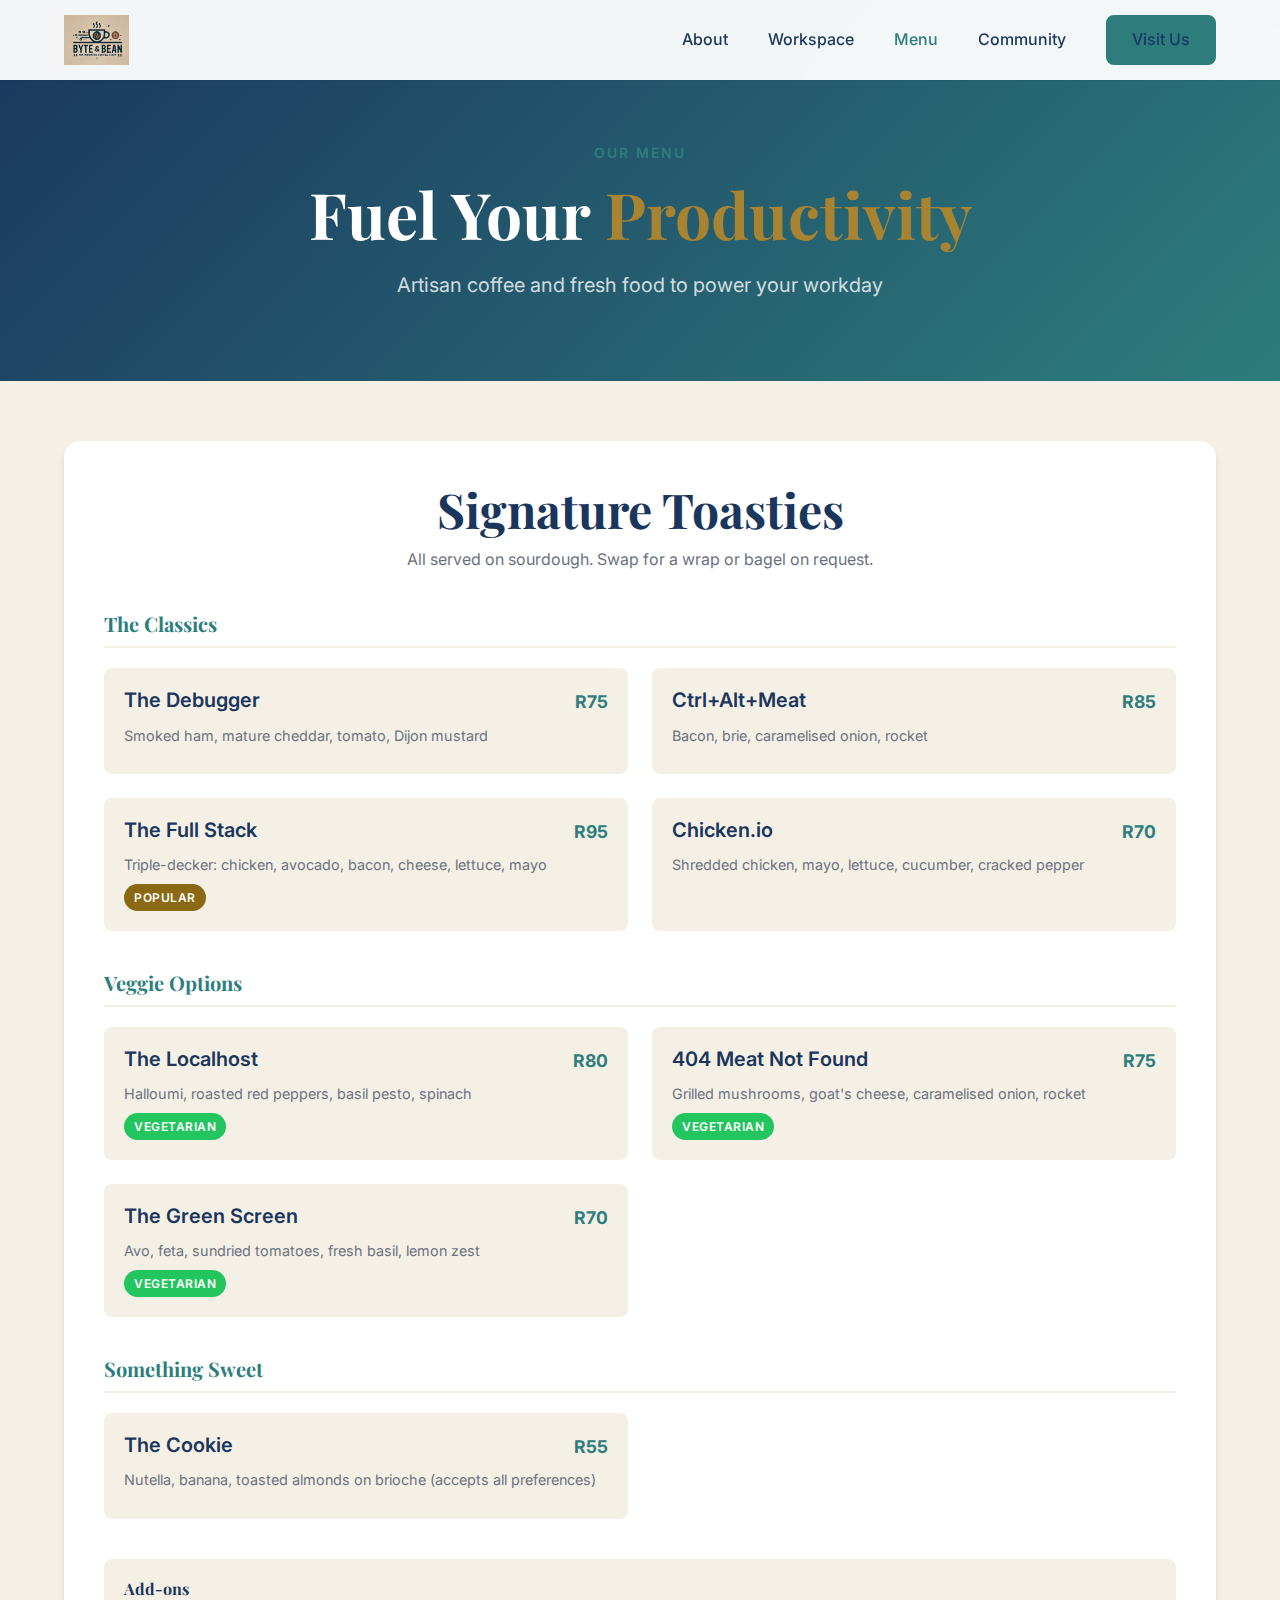
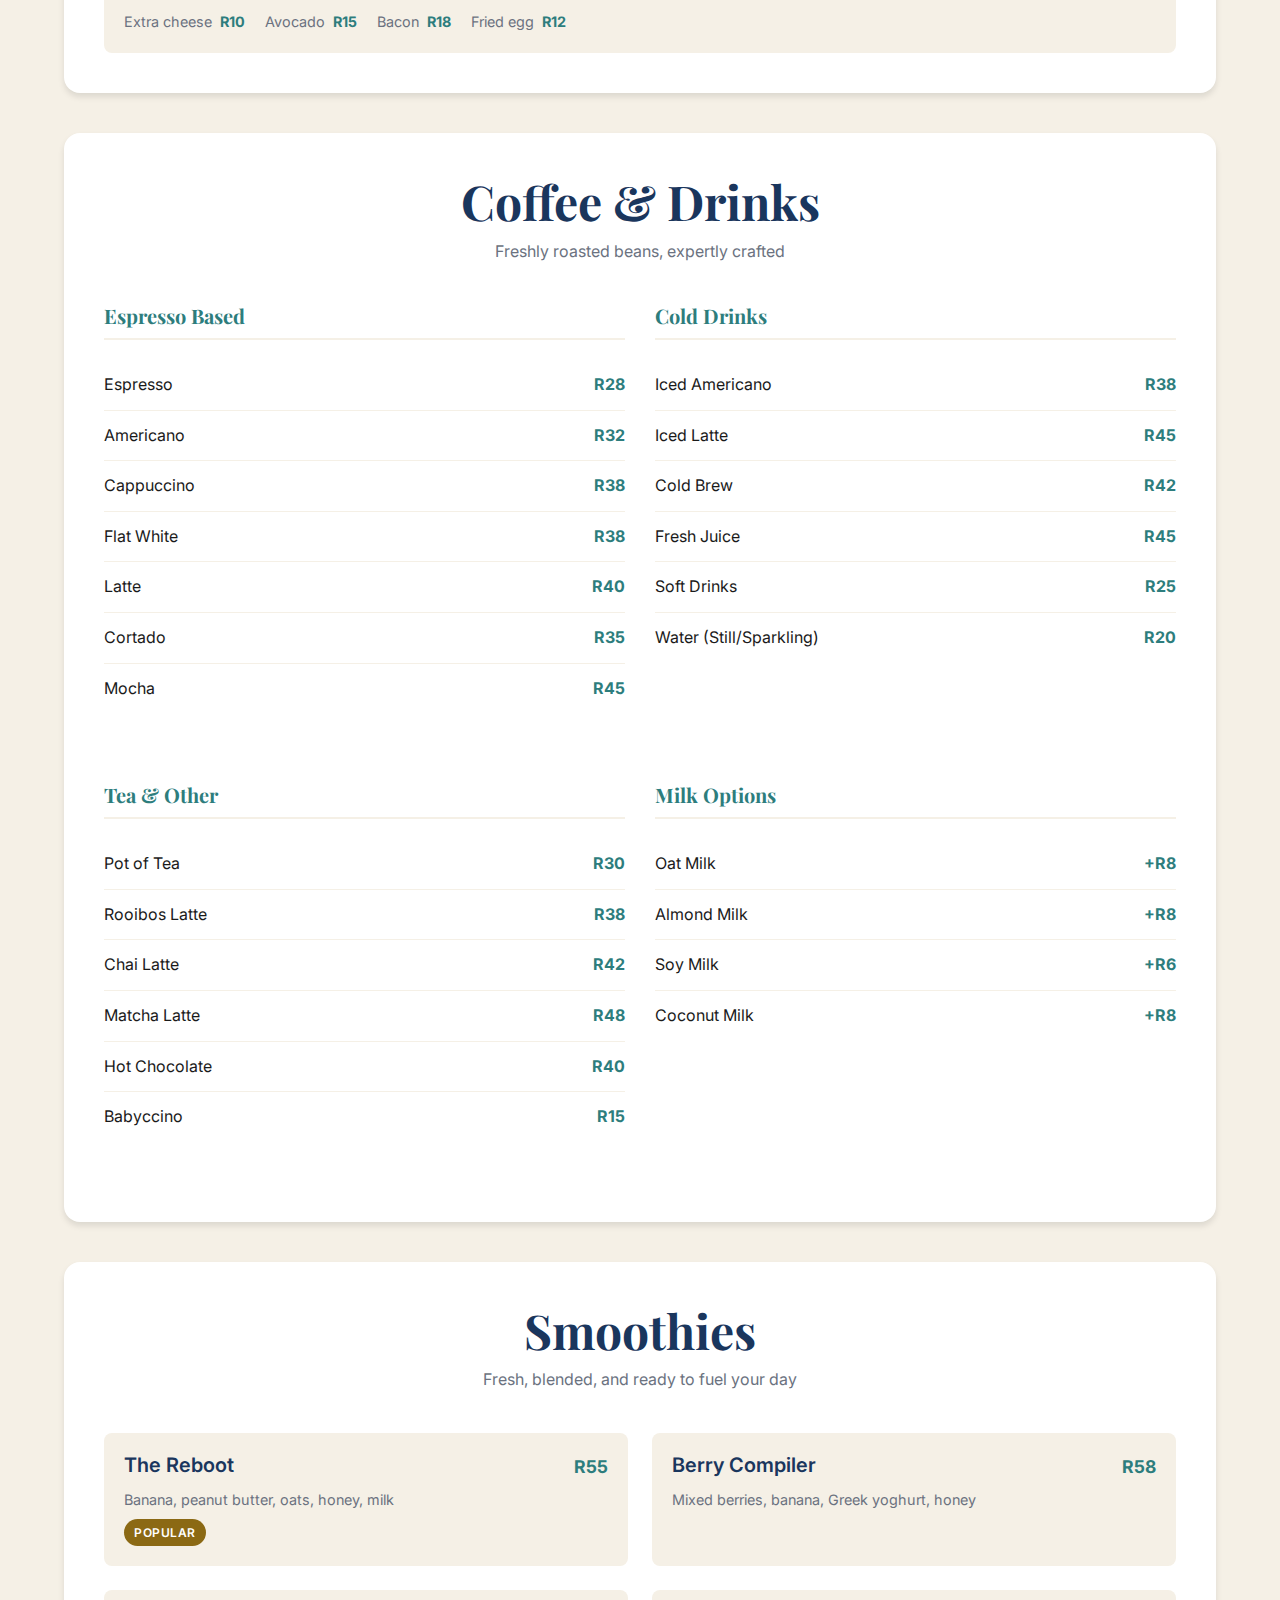
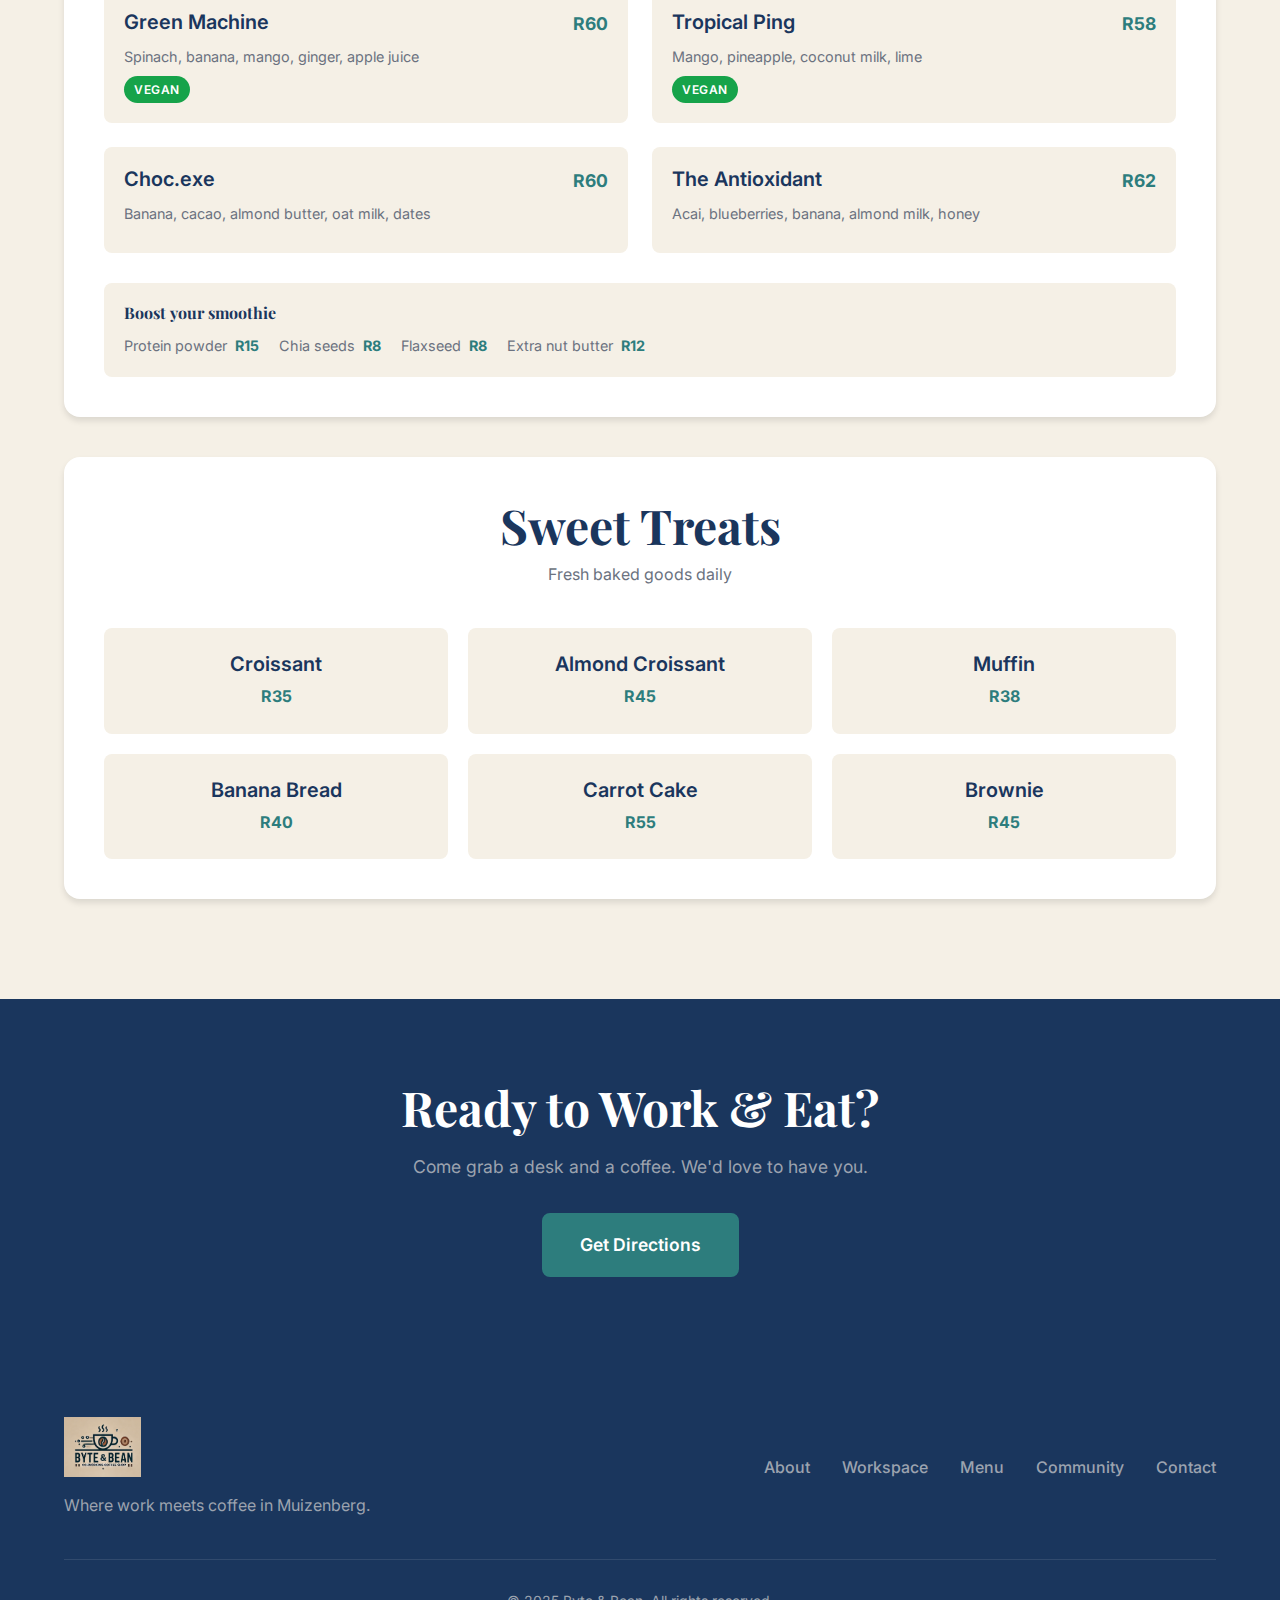
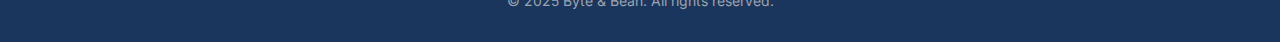
<file: menu.html>
<!DOCTYPE html>
<html lang="en">
<head>
    <meta charset="UTF-8">
    <meta name="viewport" content="width=device-width, initial-scale=1.0">
    <title>Menu | Byte & Bean Co-Working Coffee Shop</title>
    <meta name="description" content="View our menu of artisan coffee, signature toasties, and fresh food at Byte & Bean, Muizenberg's co-working coffee shop.">
    <link rel="stylesheet" href="styles.css">
    <link rel="preconnect" href="https://fonts.googleapis.com">
    <link rel="preconnect" href="https://fonts.gstatic.com" crossorigin>
    <link href="https://fonts.googleapis.com/css2?family=Inter:wght@400;500;600;700&family=Playfair+Display:wght@600;700&display=swap" rel="stylesheet">
</head>
<body>
    <!-- Navigation -->
    <nav class="navbar">
        <div class="container">
            <a href="index.html" class="logo">
                <img src="6EDFBB65-E342-4CDA-8330-FF732EBB96E0.jpg" alt="Byte & Bean Logo">
            </a>
            <button class="nav-toggle" aria-label="Toggle navigation">
                <span></span>
                <span></span>
                <span></span>
            </button>
            <ul class="nav-links">
                <li><a href="index.html#about">About</a></li>
                <li><a href="index.html#workspace">Workspace</a></li>
                <li><a href="menu.html" class="active">Menu</a></li>
                <li><a href="index.html#community">Community</a></li>
                <li><a href="index.html#contact" class="btn btn-primary">Visit Us</a></li>
            </ul>
        </div>
    </nav>

    <!-- Menu Hero -->
    <header class="menu-hero">
        <div class="container">
            <span class="section-label">Our Menu</span>
            <h1>Fuel Your <span class="highlight">Productivity</span></h1>
            <p>Artisan coffee and fresh food to power your workday</p>
        </div>
    </header>

    <!-- Menu Content -->
    <main class="menu-page">
        <div class="container">

            <!-- Signature Toasties -->
            <section class="menu-section">
                <div class="menu-section-header">
                    <h2>Signature Toasties</h2>
                    <p>All served on sourdough. Swap for a wrap or bagel on request.</p>
                </div>

                <div class="menu-category">
                    <h3>The Classics</h3>
                    <div class="menu-items">
                        <div class="menu-item">
                            <div class="menu-item-header">
                                <h4>The Debugger</h4>
                                <span class="menu-price">R75</span>
                            </div>
                            <p>Smoked ham, mature cheddar, tomato, Dijon mustard</p>
                        </div>
                        <div class="menu-item">
                            <div class="menu-item-header">
                                <h4>Ctrl+Alt+Meat</h4>
                                <span class="menu-price">R85</span>
                            </div>
                            <p>Bacon, brie, caramelised onion, rocket</p>
                        </div>
                        <div class="menu-item">
                            <div class="menu-item-header">
                                <h4>The Full Stack</h4>
                                <span class="menu-price">R95</span>
                            </div>
                            <p>Triple-decker: chicken, avocado, bacon, cheese, lettuce, mayo</p>
                            <span class="menu-tag popular">Popular</span>
                        </div>
                        <div class="menu-item">
                            <div class="menu-item-header">
                                <h4>Chicken.io</h4>
                                <span class="menu-price">R70</span>
                            </div>
                            <p>Shredded chicken, mayo, lettuce, cucumber, cracked pepper</p>
                        </div>
                    </div>
                </div>

                <div class="menu-category">
                    <h3>Veggie Options</h3>
                    <div class="menu-items">
                        <div class="menu-item">
                            <div class="menu-item-header">
                                <h4>The Localhost</h4>
                                <span class="menu-price">R80</span>
                            </div>
                            <p>Halloumi, roasted red peppers, basil pesto, spinach</p>
                            <span class="menu-tag vegetarian">Vegetarian</span>
                        </div>
                        <div class="menu-item">
                            <div class="menu-item-header">
                                <h4>404 Meat Not Found</h4>
                                <span class="menu-price">R75</span>
                            </div>
                            <p>Grilled mushrooms, goat's cheese, caramelised onion, rocket</p>
                            <span class="menu-tag vegetarian">Vegetarian</span>
                        </div>
                        <div class="menu-item">
                            <div class="menu-item-header">
                                <h4>The Green Screen</h4>
                                <span class="menu-price">R70</span>
                            </div>
                            <p>Avo, feta, sundried tomatoes, fresh basil, lemon zest</p>
                            <span class="menu-tag vegetarian">Vegetarian</span>
                        </div>
                    </div>
                </div>

                <div class="menu-category">
                    <h3>Something Sweet</h3>
                    <div class="menu-items">
                        <div class="menu-item">
                            <div class="menu-item-header">
                                <h4>The Cookie</h4>
                                <span class="menu-price">R55</span>
                            </div>
                            <p>Nutella, banana, toasted almonds on brioche (accepts all preferences)</p>
                        </div>
                    </div>
                </div>

                <div class="menu-addons">
                    <h4>Add-ons</h4>
                    <div class="addon-list">
                        <span>Extra cheese <strong>R10</strong></span>
                        <span>Avocado <strong>R15</strong></span>
                        <span>Bacon <strong>R18</strong></span>
                        <span>Fried egg <strong>R12</strong></span>
                    </div>
                </div>
            </section>

            <!-- Coffee Menu -->
            <section class="menu-section">
                <div class="menu-section-header">
                    <h2>Coffee & Drinks</h2>
                    <p>Freshly roasted beans, expertly crafted</p>
                </div>

                <div class="menu-grid">
                    <div class="menu-category">
                        <h3>Espresso Based</h3>
                        <div class="menu-items compact">
                            <div class="menu-item-simple">
                                <span>Espresso</span>
                                <span class="menu-price">R28</span>
                            </div>
                            <div class="menu-item-simple">
                                <span>Americano</span>
                                <span class="menu-price">R32</span>
                            </div>
                            <div class="menu-item-simple">
                                <span>Cappuccino</span>
                                <span class="menu-price">R38</span>
                            </div>
                            <div class="menu-item-simple">
                                <span>Flat White</span>
                                <span class="menu-price">R38</span>
                            </div>
                            <div class="menu-item-simple">
                                <span>Latte</span>
                                <span class="menu-price">R40</span>
                            </div>
                            <div class="menu-item-simple">
                                <span>Cortado</span>
                                <span class="menu-price">R35</span>
                            </div>
                            <div class="menu-item-simple">
                                <span>Mocha</span>
                                <span class="menu-price">R45</span>
                            </div>
                        </div>
                    </div>

                    <div class="menu-category">
                        <h3>Cold Drinks</h3>
                        <div class="menu-items compact">
                            <div class="menu-item-simple">
                                <span>Iced Americano</span>
                                <span class="menu-price">R38</span>
                            </div>
                            <div class="menu-item-simple">
                                <span>Iced Latte</span>
                                <span class="menu-price">R45</span>
                            </div>
                            <div class="menu-item-simple">
                                <span>Cold Brew</span>
                                <span class="menu-price">R42</span>
                            </div>
                            <div class="menu-item-simple">
                                <span>Fresh Juice</span>
                                <span class="menu-price">R45</span>
                            </div>
                            <div class="menu-item-simple">
                                <span>Soft Drinks</span>
                                <span class="menu-price">R25</span>
                            </div>
                            <div class="menu-item-simple">
                                <span>Water (Still/Sparkling)</span>
                                <span class="menu-price">R20</span>
                            </div>
                        </div>
                    </div>

                    <div class="menu-category">
                        <h3>Tea & Other</h3>
                        <div class="menu-items compact">
                            <div class="menu-item-simple">
                                <span>Pot of Tea</span>
                                <span class="menu-price">R30</span>
                            </div>
                            <div class="menu-item-simple">
                                <span>Rooibos Latte</span>
                                <span class="menu-price">R38</span>
                            </div>
                            <div class="menu-item-simple">
                                <span>Chai Latte</span>
                                <span class="menu-price">R42</span>
                            </div>
                            <div class="menu-item-simple">
                                <span>Matcha Latte</span>
                                <span class="menu-price">R48</span>
                            </div>
                            <div class="menu-item-simple">
                                <span>Hot Chocolate</span>
                                <span class="menu-price">R40</span>
                            </div>
                            <div class="menu-item-simple">
                                <span>Babyccino</span>
                                <span class="menu-price">R15</span>
                            </div>
                        </div>
                    </div>

                    <div class="menu-category">
                        <h3>Milk Options</h3>
                        <div class="menu-items compact">
                            <div class="menu-item-simple">
                                <span>Oat Milk</span>
                                <span class="menu-price">+R8</span>
                            </div>
                            <div class="menu-item-simple">
                                <span>Almond Milk</span>
                                <span class="menu-price">+R8</span>
                            </div>
                            <div class="menu-item-simple">
                                <span>Soy Milk</span>
                                <span class="menu-price">+R6</span>
                            </div>
                            <div class="menu-item-simple">
                                <span>Coconut Milk</span>
                                <span class="menu-price">+R8</span>
                            </div>
                        </div>
                    </div>
                </div>
            </section>

            <!-- Smoothies -->
            <section class="menu-section">
                <div class="menu-section-header">
                    <h2>Smoothies</h2>
                    <p>Fresh, blended, and ready to fuel your day</p>
                </div>

                <div class="menu-items">
                    <div class="menu-item">
                        <div class="menu-item-header">
                            <h4>The Reboot</h4>
                            <span class="menu-price">R55</span>
                        </div>
                        <p>Banana, peanut butter, oats, honey, milk</p>
                        <span class="menu-tag popular">Popular</span>
                    </div>
                    <div class="menu-item">
                        <div class="menu-item-header">
                            <h4>Berry Compiler</h4>
                            <span class="menu-price">R58</span>
                        </div>
                        <p>Mixed berries, banana, Greek yoghurt, honey</p>
                    </div>
                    <div class="menu-item">
                        <div class="menu-item-header">
                            <h4>Green Machine</h4>
                            <span class="menu-price">R60</span>
                        </div>
                        <p>Spinach, banana, mango, ginger, apple juice</p>
                        <span class="menu-tag vegan">Vegan</span>
                    </div>
                    <div class="menu-item">
                        <div class="menu-item-header">
                            <h4>Tropical Ping</h4>
                            <span class="menu-price">R58</span>
                        </div>
                        <p>Mango, pineapple, coconut milk, lime</p>
                        <span class="menu-tag vegan">Vegan</span>
                    </div>
                    <div class="menu-item">
                        <div class="menu-item-header">
                            <h4>Choc.exe</h4>
                            <span class="menu-price">R60</span>
                        </div>
                        <p>Banana, cacao, almond butter, oat milk, dates</p>
                    </div>
                    <div class="menu-item">
                        <div class="menu-item-header">
                            <h4>The Antioxidant</h4>
                            <span class="menu-price">R62</span>
                        </div>
                        <p>Acai, blueberries, banana, almond milk, honey</p>
                    </div>
                </div>

                <div class="menu-addons">
                    <h4>Boost your smoothie</h4>
                    <div class="addon-list">
                        <span>Protein powder <strong>R15</strong></span>
                        <span>Chia seeds <strong>R8</strong></span>
                        <span>Flaxseed <strong>R8</strong></span>
                        <span>Extra nut butter <strong>R12</strong></span>
                    </div>
                </div>
            </section>

            <!-- Sweet Treats -->
            <section class="menu-section">
                <div class="menu-section-header">
                    <h2>Sweet Treats</h2>
                    <p>Fresh baked goods daily</p>
                </div>

                <div class="menu-items-horizontal">
                    <div class="menu-item-card">
                        <h4>Croissant</h4>
                        <span class="menu-price">R35</span>
                    </div>
                    <div class="menu-item-card">
                        <h4>Almond Croissant</h4>
                        <span class="menu-price">R45</span>
                    </div>
                    <div class="menu-item-card">
                        <h4>Muffin</h4>
                        <span class="menu-price">R38</span>
                    </div>
                    <div class="menu-item-card">
                        <h4>Banana Bread</h4>
                        <span class="menu-price">R40</span>
                    </div>
                    <div class="menu-item-card">
                        <h4>Carrot Cake</h4>
                        <span class="menu-price">R55</span>
                    </div>
                    <div class="menu-item-card">
                        <h4>Brownie</h4>
                        <span class="menu-price">R45</span>
                    </div>
                </div>
            </section>

        </div>
    </main>

    <!-- CTA Section -->
    <section class="menu-cta">
        <div class="container">
            <h2>Ready to Work & Eat?</h2>
            <p>Come grab a desk and a coffee. We'd love to have you.</p>
            <a href="index.html#contact" class="btn btn-primary btn-lg">Get Directions</a>
        </div>
    </section>

    <!-- Footer -->
    <footer class="footer">
        <div class="container">
            <div class="footer-content">
                <div class="footer-brand">
                    <img src="6EDFBB65-E342-4CDA-8330-FF732EBB96E0.jpg" alt="Byte & Bean Logo" class="footer-logo">
                    <p>Where work meets coffee in Muizenberg.</p>
                </div>
                <div class="footer-links">
                    <a href="index.html#about">About</a>
                    <a href="index.html#workspace">Workspace</a>
                    <a href="menu.html">Menu</a>
                    <a href="index.html#community">Community</a>
                    <a href="index.html#contact">Contact</a>
                </div>
            </div>
            <div class="footer-bottom">
                <p>&copy; 2025 Byte & Bean. All rights reserved.</p>
            </div>
        </div>
    </footer>

    <script src="script.js"></script>
</body>
</html>
</file>
<file: styles.css>
/* ========================================
   Byte & Bean - Co-Working Coffee Shop
   Muizenberg, Cape Town
   ======================================== */

/* CSS Variables */
:root {
    --color-navy: #1a365d;
    --color-navy-light: #2d4a7c;
    --color-teal: #2d7d7d;
    --color-teal-light: #3d9e9e;
    --color-coffee: #8b6914;
    --color-coffee-light: #a88332;
    --color-cream: #f5f0e6;
    --color-cream-dark: #e8e0d0;
    --color-red: #d64545;
    --color-white: #ffffff;
    --color-black: #1a1a1a;
    --color-gray: #6b7280;
    --color-gray-light: #9ca3af;

    --font-heading: 'Playfair Display', Georgia, serif;
    --font-body: 'Inter', -apple-system, BlinkMacSystemFont, sans-serif;

    --shadow-sm: 0 1px 2px rgba(0, 0, 0, 0.05);
    --shadow-md: 0 4px 6px rgba(0, 0, 0, 0.1);
    --shadow-lg: 0 10px 15px rgba(0, 0, 0, 0.1);
    --shadow-xl: 0 20px 25px rgba(0, 0, 0, 0.15);

    --radius-sm: 4px;
    --radius-md: 8px;
    --radius-lg: 16px;
    --radius-xl: 24px;

    --transition: all 0.3s ease;
}

/* Reset & Base */
*, *::before, *::after {
    box-sizing: border-box;
    margin: 0;
    padding: 0;
}

html {
    scroll-behavior: smooth;
}

body {
    font-family: var(--font-body);
    font-size: 16px;
    line-height: 1.6;
    color: var(--color-black);
    background-color: var(--color-white);
}

img {
    max-width: 100%;
    height: auto;
    display: block;
}

a {
    text-decoration: none;
    color: inherit;
    transition: var(--transition);
}

ul {
    list-style: none;
}

/* Container */
.container {
    max-width: 1200px;
    margin: 0 auto;
    padding: 0 24px;
}

/* Typography */
h1, h2, h3, h4, h5, h6 {
    font-family: var(--font-heading);
    font-weight: 700;
    line-height: 1.2;
    color: var(--color-navy);
}

h1 { font-size: clamp(2.5rem, 5vw, 4rem); }
h2 { font-size: clamp(2rem, 4vw, 3rem); }
h3 { font-size: clamp(1.5rem, 3vw, 1.75rem); }
h4 { font-size: 1.25rem; }

p {
    color: var(--color-gray);
    margin-bottom: 1rem;
}

/* Buttons */
.btn {
    display: inline-flex;
    align-items: center;
    justify-content: center;
    padding: 12px 28px;
    font-family: var(--font-body);
    font-size: 1rem;
    font-weight: 600;
    border-radius: var(--radius-md);
    border: 2px solid transparent;
    cursor: pointer;
    transition: var(--transition);
}

.btn-primary {
    background-color: var(--color-teal);
    color: var(--color-white);
    border-color: var(--color-teal);
}

.btn-primary:hover {
    background-color: var(--color-teal-light);
    border-color: var(--color-teal-light);
    transform: translateY(-2px);
    box-shadow: var(--shadow-md);
}

.btn-outline {
    background-color: transparent;
    color: var(--color-white);
    border-color: var(--color-white);
}

.btn-outline:hover {
    background-color: var(--color-white);
    color: var(--color-navy);
}

.btn-lg {
    padding: 16px 36px;
    font-size: 1.1rem;
}

/* Section Styles */
.section {
    padding: 100px 0;
}

.section-dark {
    background-color: var(--color-navy);
}

.section-dark h2,
.section-dark h3,
.section-dark h4 {
    color: var(--color-white);
}

.section-dark p {
    color: var(--color-gray-light);
}

.section-header {
    text-align: center;
    max-width: 700px;
    margin: 0 auto 60px;
}

.section-label {
    display: inline-block;
    font-size: 0.875rem;
    font-weight: 600;
    text-transform: uppercase;
    letter-spacing: 2px;
    color: var(--color-teal);
    margin-bottom: 12px;
}

.section-dark .section-label {
    color: var(--color-coffee-light);
}

/* Navigation */
.navbar {
    position: fixed;
    top: 0;
    left: 0;
    right: 0;
    z-index: 1000;
    background-color: rgba(255, 255, 255, 0.95);
    backdrop-filter: blur(10px);
    box-shadow: var(--shadow-sm);
    transition: var(--transition);
}

.navbar .container {
    display: flex;
    align-items: center;
    justify-content: space-between;
    height: 80px;
}

.logo img {
    height: 50px;
    width: auto;
}

.nav-links {
    display: flex;
    align-items: center;
    gap: 40px;
}

.nav-links a {
    font-weight: 500;
    color: var(--color-navy);
}

.nav-links a:hover {
    color: var(--color-teal);
}

.nav-links .btn {
    padding: 10px 24px;
}

.nav-toggle {
    display: none;
    flex-direction: column;
    gap: 5px;
    background: none;
    border: none;
    cursor: pointer;
    padding: 5px;
}

.nav-toggle span {
    display: block;
    width: 25px;
    height: 2px;
    background-color: var(--color-navy);
    transition: var(--transition);
}

/* Hero Section */
.hero {
    position: relative;
    min-height: 100vh;
    display: flex;
    align-items: center;
    justify-content: center;
    overflow: hidden;
}

.hero-background {
    position: absolute;
    inset: 0;
    z-index: -2;
}

.hero-background img {
    width: 100%;
    height: 100%;
    object-fit: cover;
}

.hero-overlay {
    position: absolute;
    inset: 0;
    z-index: -1;
    background: linear-gradient(
        135deg,
        rgba(26, 54, 93, 0.85) 0%,
        rgba(45, 125, 125, 0.75) 100%
    );
}

.hero-content {
    text-align: center;
    color: var(--color-white);
    padding-top: 80px;
}

.hero h1 {
    color: var(--color-white);
    margin-bottom: 24px;
}

.hero .highlight {
    color: var(--color-coffee-light);
}

.hero-subtitle {
    font-size: 1.25rem;
    color: rgba(255, 255, 255, 0.9);
    max-width: 600px;
    margin: 0 auto 40px;
}

.hero-cta {
    display: flex;
    gap: 16px;
    justify-content: center;
    flex-wrap: wrap;
}

/* Features Bar */
.features-bar {
    background-color: var(--color-cream);
    padding: 30px 0;
}

.features-bar .container {
    display: flex;
    justify-content: center;
    gap: 60px;
    flex-wrap: wrap;
}

.feature {
    display: flex;
    align-items: center;
    gap: 12px;
    font-weight: 500;
    color: var(--color-navy);
}

.feature-icon {
    width: 48px;
    height: 48px;
    display: flex;
    align-items: center;
    justify-content: center;
    background-color: var(--color-white);
    border-radius: 50%;
    color: var(--color-teal);
    box-shadow: var(--shadow-sm);
}

/* About Section */
.about-grid {
    display: grid;
    grid-template-columns: 1fr 1fr;
    gap: 60px;
    align-items: center;
}

.about-content h2 {
    margin-bottom: 24px;
}

.about-features {
    margin-top: 32px;
}

.about-features li {
    display: flex;
    align-items: center;
    gap: 12px;
    padding: 12px 0;
    color: var(--color-black);
    font-weight: 500;
}

.about-features svg {
    color: var(--color-teal);
    flex-shrink: 0;
}

.about-images {
    position: relative;
}

.about-img-main {
    border-radius: var(--radius-lg);
    box-shadow: var(--shadow-xl);
}

.about-img-secondary {
    position: absolute;
    bottom: -40px;
    left: -40px;
    width: 60%;
    border-radius: var(--radius-lg);
    box-shadow: var(--shadow-xl);
    border: 5px solid var(--color-white);
}

/* Workspace Section */
.workspace-grid {
    display: grid;
    grid-template-columns: repeat(3, 1fr);
    gap: 30px;
}

.workspace-card {
    background-color: var(--color-white);
    border-radius: var(--radius-lg);
    overflow: hidden;
    box-shadow: var(--shadow-lg);
    transition: var(--transition);
}

.workspace-card:hover {
    transform: translateY(-8px);
    box-shadow: var(--shadow-xl);
}

.workspace-image {
    height: 250px;
    overflow: hidden;
}

.workspace-image img {
    width: 100%;
    height: 100%;
    object-fit: cover;
    transition: var(--transition);
}

.workspace-card:hover .workspace-image img {
    transform: scale(1.05);
}

.workspace-info {
    padding: 28px;
}

.workspace-info h3 {
    color: var(--color-navy);
    margin-bottom: 12px;
}

.workspace-info p {
    margin-bottom: 0;
}

/* Food Section */
.food-grid {
    display: grid;
    grid-template-columns: 1fr 1fr;
    gap: 60px;
    align-items: center;
}

.food-images {
    position: relative;
}

.food-img-main {
    border-radius: var(--radius-lg);
    box-shadow: var(--shadow-xl);
}

.food-img-secondary {
    position: absolute;
    bottom: -30px;
    right: -30px;
    width: 55%;
    border-radius: var(--radius-lg);
    box-shadow: var(--shadow-xl);
    border: 5px solid var(--color-white);
}

.food-content h2 {
    margin-bottom: 24px;
}

.food-menu-preview {
    display: grid;
    grid-template-columns: 1fr 1fr;
    gap: 30px;
    margin-top: 32px;
    padding-top: 32px;
    border-top: 1px solid var(--color-cream-dark);
}

.menu-category h4 {
    color: var(--color-teal);
    margin-bottom: 16px;
}

.menu-category ul li {
    padding: 8px 0;
    color: var(--color-gray);
    border-bottom: 1px solid var(--color-cream);
}

/* Community Section */
.community-content {
    display: grid;
    grid-template-columns: 1fr 1fr;
    gap: 60px;
    align-items: center;
}

.community-image img {
    border-radius: var(--radius-lg);
    box-shadow: var(--shadow-xl);
}

.community-features {
    display: flex;
    flex-direction: column;
    gap: 32px;
}

.community-feature {
    display: flex;
    gap: 20px;
    align-items: flex-start;
}

.community-icon {
    width: 60px;
    height: 60px;
    display: flex;
    align-items: center;
    justify-content: center;
    background-color: rgba(255, 255, 255, 0.1);
    border-radius: var(--radius-md);
    color: var(--color-coffee-light);
    flex-shrink: 0;
}

.community-feature h4 {
    margin-bottom: 8px;
}

/* Gallery Section */
.gallery {
    padding: 0;
}

.gallery-grid {
    display: grid;
    grid-template-columns: repeat(4, 1fr);
}

.gallery-grid img {
    width: 100%;
    height: 300px;
    object-fit: cover;
    transition: var(--transition);
}

.gallery-grid img:hover {
    opacity: 0.9;
}

/* Contact Section */
.contact-grid {
    display: grid;
    grid-template-columns: 1fr 1fr;
    gap: 60px;
}

.contact-info h2 {
    margin-bottom: 16px;
}

.contact-details {
    margin-top: 40px;
}

.contact-item {
    display: flex;
    gap: 16px;
    margin-bottom: 28px;
}

.contact-item svg {
    color: var(--color-teal);
    flex-shrink: 0;
    margin-top: 4px;
}

.contact-item h4 {
    color: var(--color-navy);
    margin-bottom: 4px;
}

.contact-item p {
    margin-bottom: 0;
}

.social-links {
    display: flex;
    gap: 16px;
    margin-top: 40px;
}

.social-links a {
    width: 48px;
    height: 48px;
    display: flex;
    align-items: center;
    justify-content: center;
    background-color: var(--color-cream);
    border-radius: 50%;
    color: var(--color-navy);
    transition: var(--transition);
}

.social-links a:hover {
    background-color: var(--color-teal);
    color: var(--color-white);
}

.contact-map {
    border-radius: var(--radius-lg);
    overflow: hidden;
    min-height: 400px;
    box-shadow: var(--shadow-lg);
}

.contact-map iframe {
    width: 100%;
    height: 100%;
    min-height: 400px;
}

/* Footer */
.footer {
    background-color: var(--color-navy);
    padding: 60px 0 30px;
}

.footer-content {
    display: flex;
    justify-content: space-between;
    align-items: center;
    padding-bottom: 40px;
    border-bottom: 1px solid rgba(255, 255, 255, 0.1);
}

.footer-logo {
    height: 60px;
    width: auto;
    margin-bottom: 16px;
}

.footer-brand p {
    color: var(--color-gray-light);
    margin-bottom: 0;
}

.footer-links {
    display: flex;
    gap: 32px;
}

.footer-links a {
    color: var(--color-gray-light);
    font-weight: 500;
}

.footer-links a:hover {
    color: var(--color-white);
}

.footer-bottom {
    padding-top: 30px;
    text-align: center;
}

.footer-bottom p {
    color: var(--color-gray-light);
    font-size: 0.875rem;
    margin-bottom: 0;
}

/* ========================================
   Menu Page Styles
   ======================================== */

.menu-hero {
    background: linear-gradient(135deg, var(--color-navy) 0%, var(--color-teal) 100%);
    padding: 140px 0 80px;
    text-align: center;
}

.menu-hero h1 {
    color: var(--color-white);
    margin-bottom: 16px;
}

.menu-hero .highlight {
    color: var(--color-coffee-light);
}

.menu-hero p {
    color: rgba(255, 255, 255, 0.8);
    font-size: 1.25rem;
    margin-bottom: 0;
}

.menu-page {
    padding: 60px 0;
    background-color: var(--color-cream);
}

.menu-section {
    background-color: var(--color-white);
    border-radius: var(--radius-lg);
    padding: 40px;
    margin-bottom: 40px;
    box-shadow: var(--shadow-md);
}

.menu-section-header {
    text-align: center;
    margin-bottom: 40px;
}

.menu-section-header h2 {
    margin-bottom: 8px;
}

.menu-section-header p {
    color: var(--color-gray);
    margin-bottom: 0;
}

.menu-category {
    margin-bottom: 40px;
}

.menu-category:last-child {
    margin-bottom: 0;
}

.menu-category h3 {
    color: var(--color-teal);
    font-size: 1.25rem;
    margin-bottom: 20px;
    padding-bottom: 10px;
    border-bottom: 2px solid var(--color-cream);
}

.menu-items {
    display: grid;
    grid-template-columns: repeat(2, 1fr);
    gap: 24px;
}

.menu-item {
    padding: 20px;
    background-color: var(--color-cream);
    border-radius: var(--radius-md);
    transition: var(--transition);
}

.menu-item:hover {
    transform: translateY(-2px);
    box-shadow: var(--shadow-sm);
}

.menu-item-header {
    display: flex;
    justify-content: space-between;
    align-items: flex-start;
    margin-bottom: 8px;
}

.menu-item h4 {
    color: var(--color-navy);
    font-family: var(--font-body);
    font-weight: 600;
    margin: 0;
}

.menu-price {
    font-weight: 700;
    color: var(--color-teal);
    font-size: 1.1rem;
}

.menu-item p {
    color: var(--color-gray);
    font-size: 0.9rem;
    margin-bottom: 8px;
    line-height: 1.5;
}

.menu-tag {
    display: inline-block;
    padding: 4px 10px;
    border-radius: 20px;
    font-size: 0.75rem;
    font-weight: 600;
    text-transform: uppercase;
    letter-spacing: 0.5px;
}

.menu-tag.popular {
    background-color: var(--color-coffee);
    color: var(--color-white);
}

.menu-tag.vegetarian {
    background-color: #22c55e;
    color: var(--color-white);
}

.menu-tag.vegan {
    background-color: #16a34a;
    color: var(--color-white);
}

.menu-tag.local {
    background-color: var(--color-teal);
    color: var(--color-white);
}

.menu-addons {
    margin-top: 30px;
    padding: 20px;
    background-color: var(--color-cream);
    border-radius: var(--radius-md);
}

.menu-addons h4 {
    color: var(--color-navy);
    margin-bottom: 12px;
    font-size: 1rem;
}

.addon-list {
    display: flex;
    flex-wrap: wrap;
    gap: 20px;
}

.addon-list span {
    color: var(--color-gray);
    font-size: 0.9rem;
}

.addon-list strong {
    color: var(--color-teal);
    margin-left: 4px;
}

/* Coffee menu grid */
.menu-grid {
    display: grid;
    grid-template-columns: repeat(2, 1fr);
    gap: 30px;
}

.menu-items.compact {
    display: flex;
    flex-direction: column;
    gap: 0;
}

.menu-item-simple {
    display: flex;
    justify-content: space-between;
    padding: 12px 0;
    border-bottom: 1px solid var(--color-cream);
}

.menu-item-simple:last-child {
    border-bottom: none;
}

.menu-item-simple span:first-child {
    color: var(--color-black);
}

.menu-item-simple .menu-price {
    font-size: 1rem;
}

/* Sweet treats horizontal */
.menu-items-horizontal {
    display: grid;
    grid-template-columns: repeat(3, 1fr);
    gap: 20px;
}

.menu-item-card {
    text-align: center;
    padding: 24px 16px;
    background-color: var(--color-cream);
    border-radius: var(--radius-md);
    transition: var(--transition);
}

.menu-item-card:hover {
    transform: translateY(-2px);
    box-shadow: var(--shadow-sm);
}

.menu-item-card h4 {
    color: var(--color-navy);
    font-family: var(--font-body);
    font-weight: 600;
    margin-bottom: 8px;
}

.menu-item-card .menu-price {
    font-size: 1rem;
}

/* Menu CTA */
.menu-cta {
    background-color: var(--color-navy);
    padding: 80px 0;
    text-align: center;
}

.menu-cta h2 {
    color: var(--color-white);
    margin-bottom: 16px;
}

.menu-cta p {
    color: var(--color-gray-light);
    font-size: 1.1rem;
    margin-bottom: 32px;
}

/* Responsive Design */
@media (max-width: 1024px) {
    .about-grid,
    .food-grid,
    .community-content,
    .contact-grid {
        grid-template-columns: 1fr;
        gap: 40px;
    }

    .workspace-grid {
        grid-template-columns: repeat(2, 1fr);
    }

    .menu-grid {
        grid-template-columns: 1fr;
    }

    .menu-items-horizontal {
        grid-template-columns: repeat(2, 1fr);
    }

    .about-images,
    .food-images {
        order: -1;
    }

    .about-img-secondary,
    .food-img-secondary {
        position: relative;
        bottom: auto;
        left: auto;
        right: auto;
        width: 100%;
        margin-top: 20px;
        border: none;
    }

    .gallery-grid {
        grid-template-columns: repeat(2, 1fr);
    }
}

@media (max-width: 768px) {
    .section {
        padding: 60px 0;
    }

    .nav-links {
        display: none;
        position: absolute;
        top: 80px;
        left: 0;
        right: 0;
        background-color: var(--color-white);
        flex-direction: column;
        padding: 20px;
        gap: 20px;
        box-shadow: var(--shadow-md);
    }

    .nav-links.active {
        display: flex;
    }

    .nav-toggle {
        display: flex;
    }

    .nav-toggle.active span:nth-child(1) {
        transform: rotate(45deg) translate(5px, 5px);
    }

    .nav-toggle.active span:nth-child(2) {
        opacity: 0;
    }

    .nav-toggle.active span:nth-child(3) {
        transform: rotate(-45deg) translate(5px, -5px);
    }

    .hero-cta {
        flex-direction: column;
        align-items: center;
    }

    .features-bar .container {
        gap: 30px;
    }

    .feature {
        flex-basis: calc(50% - 15px);
        justify-content: center;
    }

    .workspace-grid {
        grid-template-columns: 1fr;
    }

    .food-menu-preview {
        grid-template-columns: 1fr;
    }

    .menu-items {
        grid-template-columns: 1fr;
    }

    .menu-section {
        padding: 24px;
    }

    .menu-items-horizontal {
        grid-template-columns: repeat(2, 1fr);
    }

    .gallery-grid {
        grid-template-columns: 1fr;
    }

    .gallery-grid img {
        height: 250px;
    }

    .footer-content {
        flex-direction: column;
        text-align: center;
        gap: 30px;
    }

    .footer-links {
        flex-wrap: wrap;
        justify-content: center;
        gap: 20px;
    }
}

@media (max-width: 480px) {
    .container {
        padding: 0 16px;
    }

    .feature {
        flex-basis: 100%;
    }

    .btn-lg {
        padding: 14px 28px;
        font-size: 1rem;
        width: 100%;
    }

    .menu-hero {
        padding: 120px 0 60px;
    }

    .menu-items-horizontal {
        grid-template-columns: 1fr;
    }

    .addon-list {
        flex-direction: column;
        gap: 10px;
    }
}
</file>
